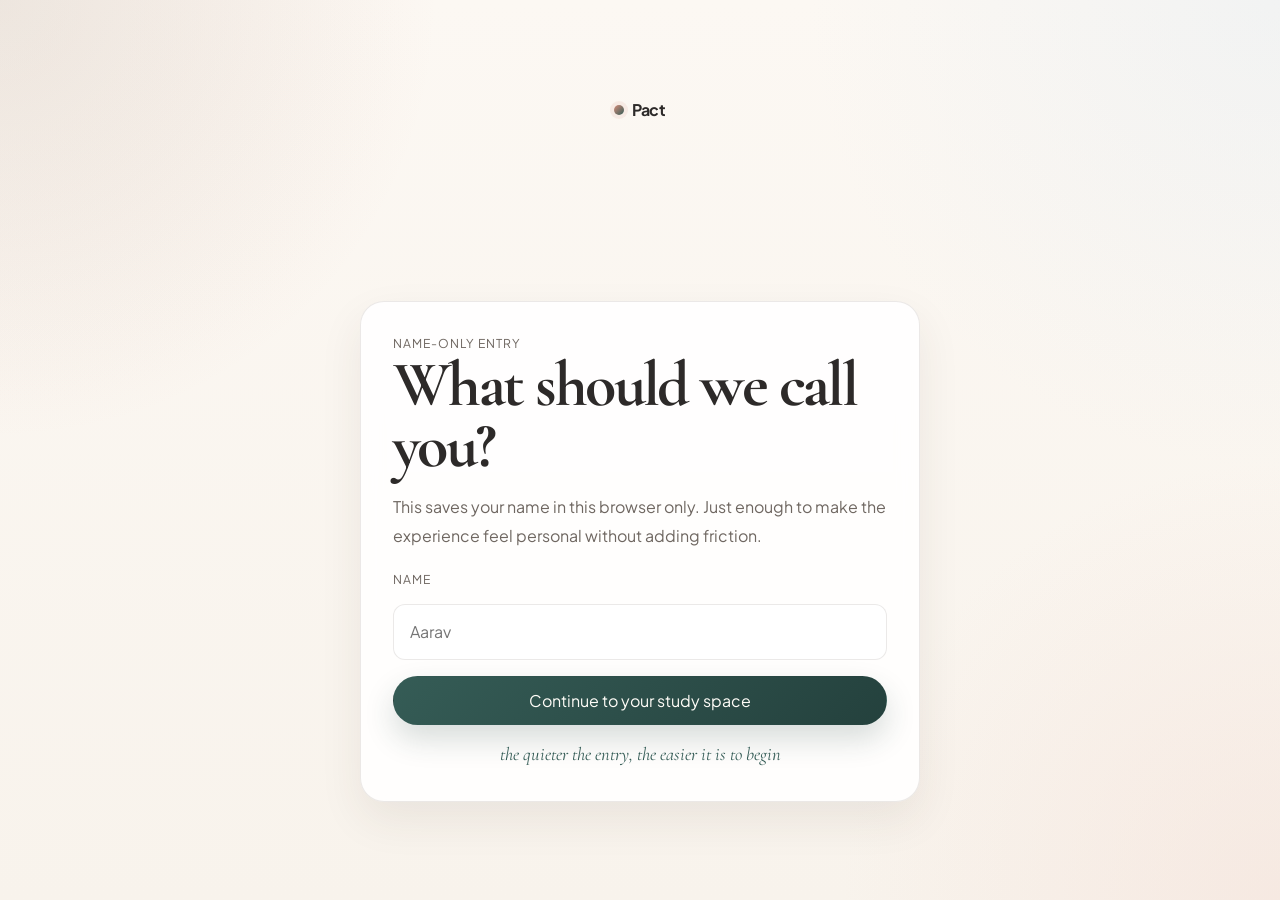
<file: app.html>
<!DOCTYPE html>
<html lang="en">
<head>
  <meta charset="UTF-8">
  <meta http-equiv="refresh" content="0; url=./pact.html#app">
  <title>Redirecting to Pact</title>
  <script>
    window.location.replace("./pact.html#app");
  </script>
</head>
<body></body>
</html>
</file>
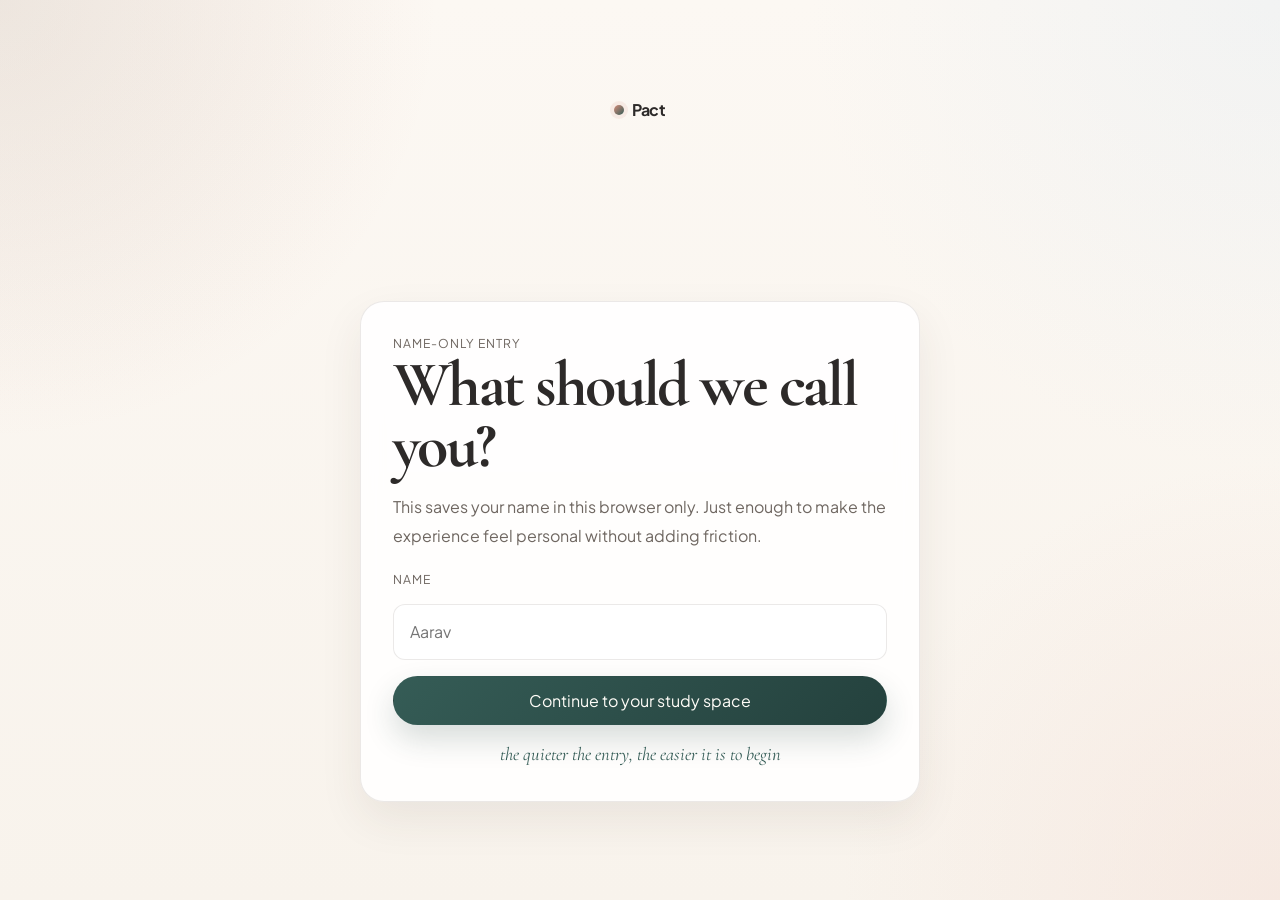
<file: dashboard.html>
<!DOCTYPE html>
<html lang="en">
<head>
  <meta charset="UTF-8">
  <meta http-equiv="refresh" content="0; url=./pact.html#dashboard">
  <title>Redirecting to Pact</title>
  <script>
    window.location.replace("./pact.html#dashboard");
  </script>
</head>
<body></body>
</html>
</file>
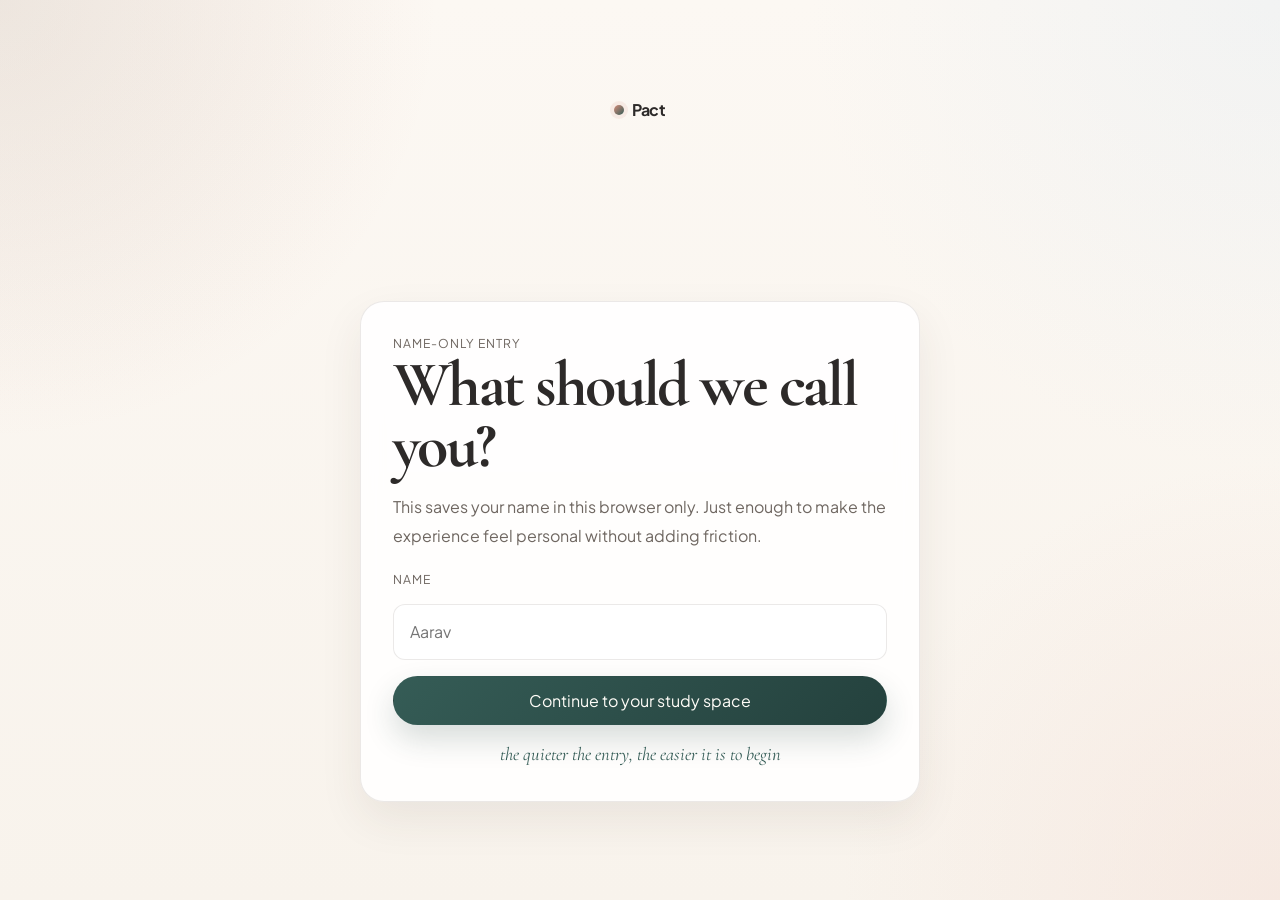
<file: hook.html>
<!DOCTYPE html>
<html lang="en">
<head>
  <meta charset="UTF-8">
  <meta http-equiv="refresh" content="0; url=./pact.html#hook">
  <title>Redirecting to Pact</title>
  <script>
    window.location.replace("./pact.html#hook");
  </script>
</head>
<body></body>
</html>
</file>
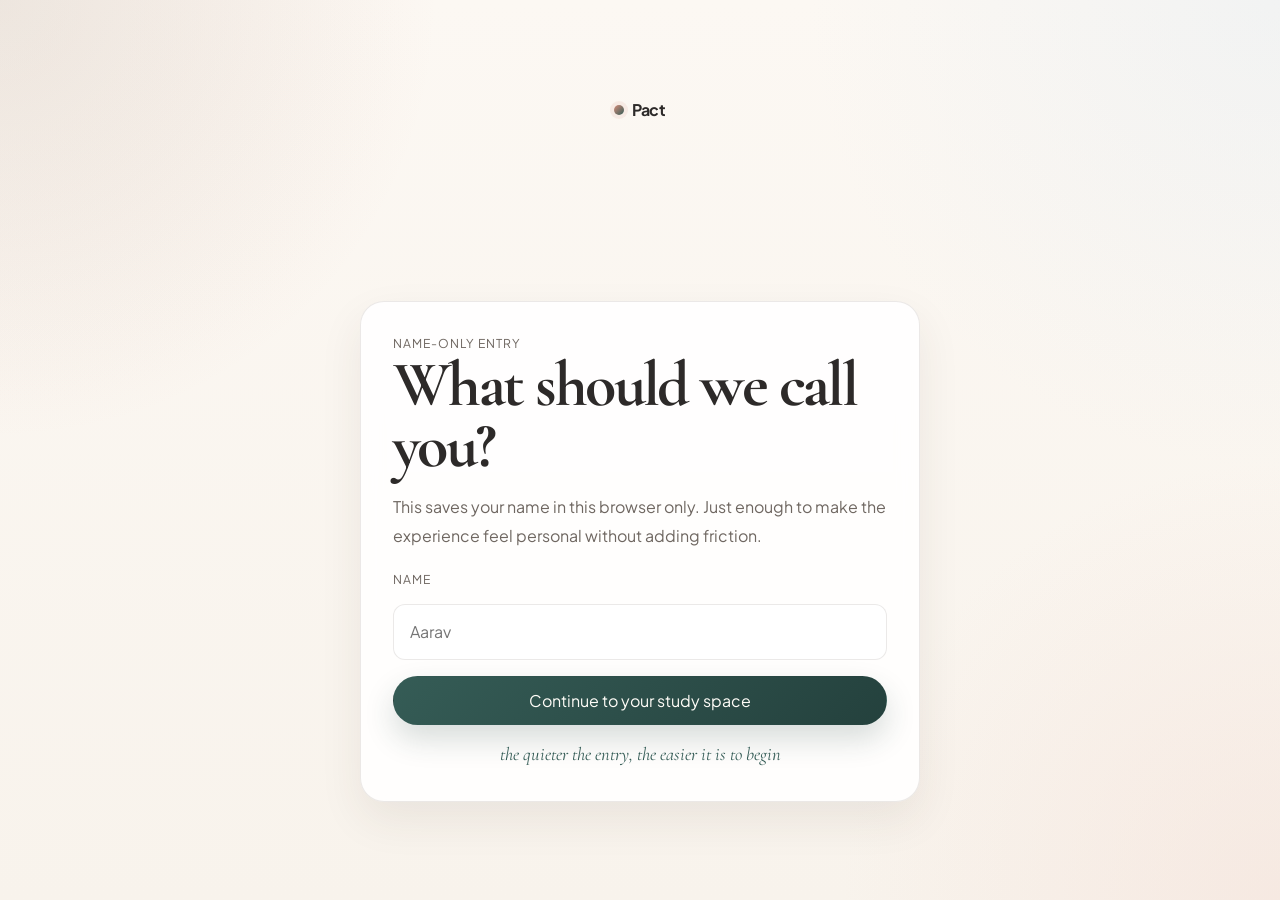
<file: login.html>
<!DOCTYPE html>
<html lang="en">
<head>
  <meta charset="UTF-8">
  <meta http-equiv="refresh" content="0; url=./pact.html#login">
  <title>Redirecting to Pact</title>
  <script>
    window.location.replace("./pact.html#login");
  </script>
</head>
<body></body>
</html>
</file>
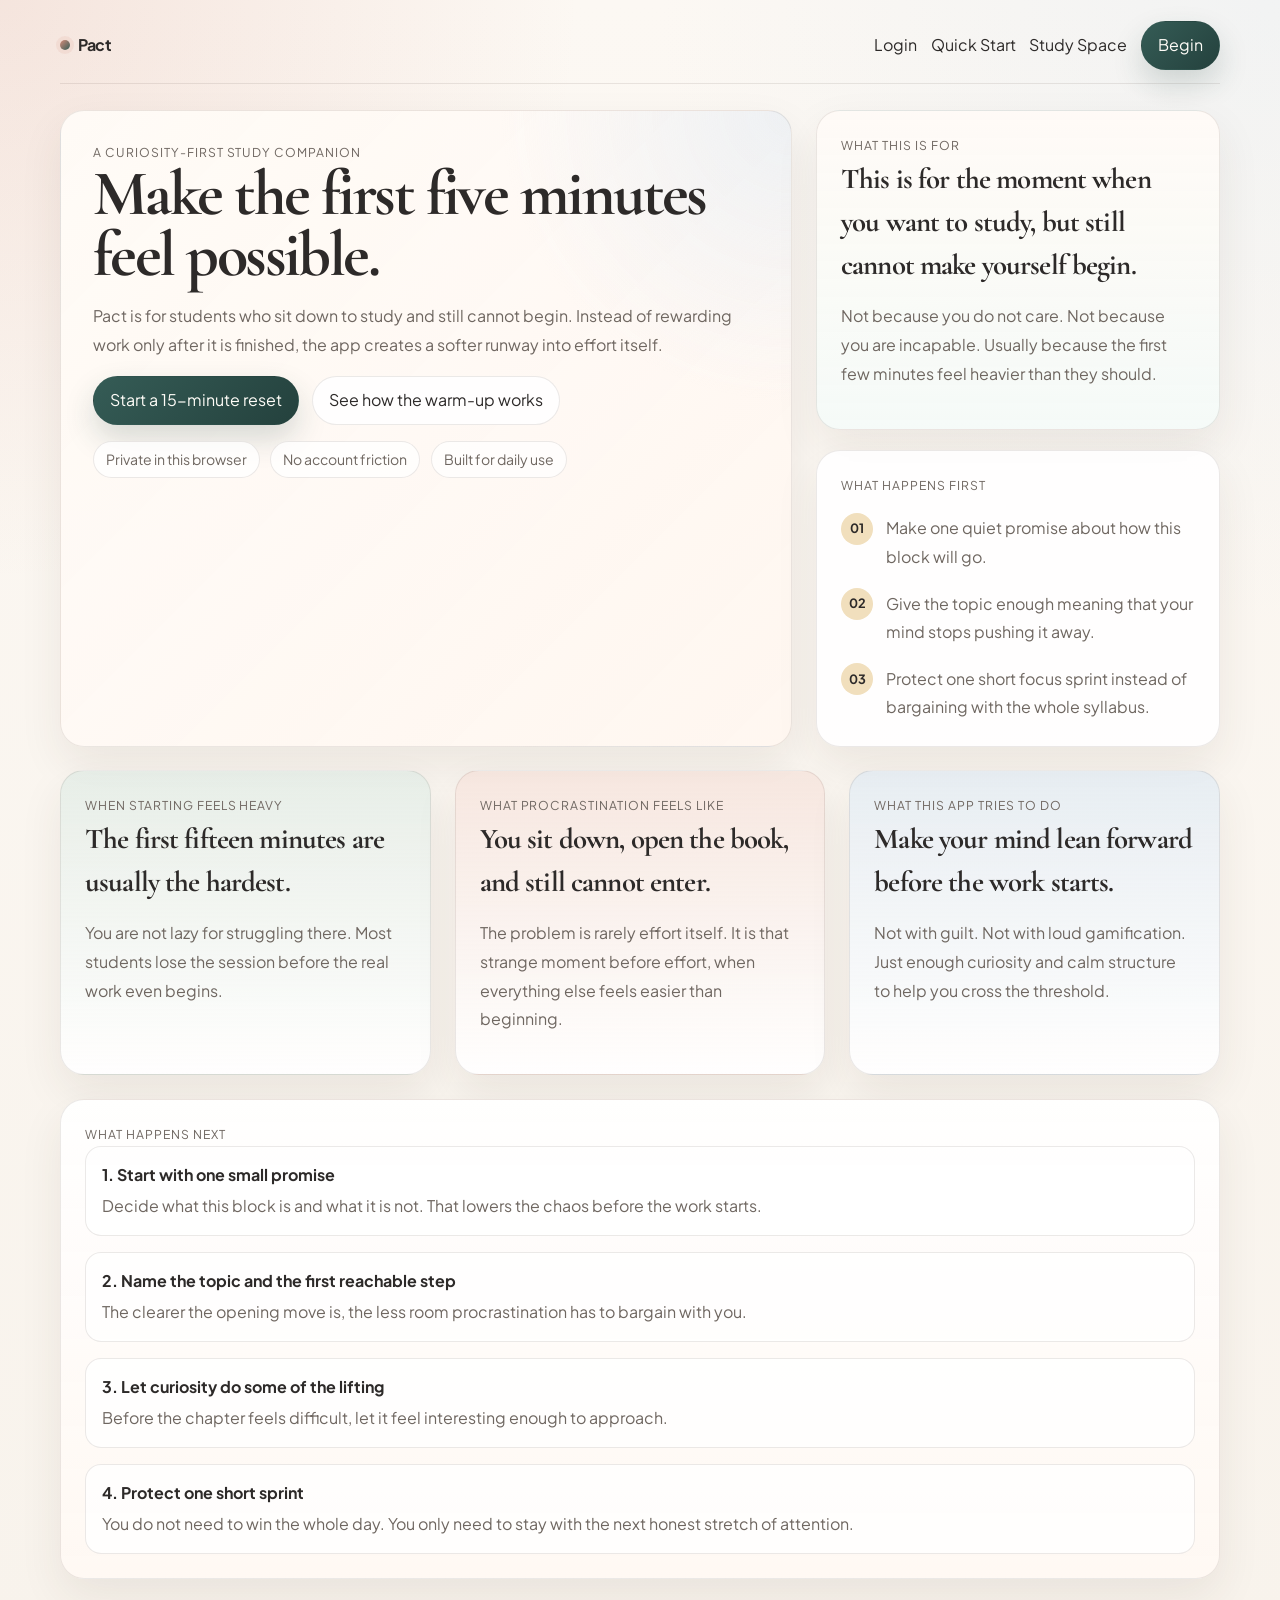
<file: pact.html>
<!DOCTYPE html>
<html lang="en">
<head>
  <meta charset="UTF-8">
  <meta name="viewport" content="width=device-width, initial-scale=1.0">
  <title>Pact — Begin gently</title>
  <meta name="description" content="A curiosity-first student study companion for starting gently and staying with the work.">
  <link rel="preconnect" href="https://fonts.googleapis.com">
  <link rel="preconnect" href="https://fonts.gstatic.com" crossorigin>
  <link href="https://fonts.googleapis.com/css2?family=Cormorant+Garamond:wght@500;600;700&family=Plus+Jakarta+Sans:wght@400;500;600;700&display=swap" rel="stylesheet">
  <link rel="icon" type="image/svg+xml" href="./assets/pact-mark.svg">
  <link rel="stylesheet" href="./styles.css">
</head>
<body>
<!-- ═══════════════════════════════════════════ -->
<!-- PAGE: HOME                                  -->
<!-- ═══════════════════════════════════════════ -->
<div id="page-home" class="page-view">
  <div class="page-shell">
    <header class="site-header">
      <!-- Brand "Pact" → index.html (marketing page) -->
      <a class="brand-mark" href="index.html">Pact</a>
      <nav class="site-nav">
        <a href="login.html">Login</a>
        <a href="reentry.html">Quick Start</a>
        <a href="app.html">Study Space</a>
        <a class="nav-button" id="homePrimaryCta" href="login.html">Begin</a>
      </nav>
    </header>

    <main class="home-hero-grid">
      <section class="hero-card hero-card-warm reveal">
        <p class="panel-kicker">A curiosity-first study companion</p>
        <h1>Make the first five minutes feel possible.</h1>
        <p class="hero-copy">
          Pact is for students who sit down to study and still cannot begin. Instead of rewarding work only after it is finished,
          the app creates a softer runway into effort itself.
        </p>
        <div class="button-row">
          <a class="primary-button" id="homeHeroCta" href="login.html">Start a 15-minute reset</a>
          <a class="secondary-button" href="hook.html">See how the warm-up works</a>
        </div>
        <div class="trust-row">
          <span class="trust-chip">Private in this browser</span>
          <span class="trust-chip">No account friction</span>
          <span class="trust-chip">Built for daily use</span>
        </div>
      </section>

      <aside class="home-side reveal">
        <section class="panel tone-panel">
          <p class="panel-kicker">What this is for</p>
          <h2>This is for the moment when you want to study, but still cannot make yourself begin.</h2>
          <p>Not because you do not care. Not because you are incapable. Usually because the first few minutes feel heavier than they should.</p>
        </section>
        <section class="panel mini-steps">
          <p class="panel-kicker">What happens first</p>
          <div class="step-list">
            <div class="step-item">
              <span>01</span>
              <p>Make one quiet promise about how this block will go.</p>
            </div>
            <div class="step-item">
              <span>02</span>
              <p>Give the topic enough meaning that your mind stops pushing it away.</p>
            </div>
            <div class="step-item">
              <span>03</span>
              <p>Protect one short focus sprint instead of bargaining with the whole syllabus.</p>
            </div>
          </div>
        </section>
      </aside>
    </main>

    <section class="feature-grid reveal">
      <article class="panel feature-panel accent-sage">
        <p class="panel-kicker">When starting feels heavy</p>
        <h2>The first fifteen minutes are usually the hardest.</h2>
        <p>You are not lazy for struggling there. Most students lose the session before the real work even begins.</p>
      </article>
      <article class="panel feature-panel accent-rose">
        <p class="panel-kicker">What procrastination feels like</p>
        <h2>You sit down, open the book, and still cannot enter.</h2>
        <p>The problem is rarely effort itself. It is that strange moment before effort, when everything else feels easier than beginning.</p>
      </article>
      <article class="panel feature-panel accent-sky">
        <p class="panel-kicker">What this app tries to do</p>
        <h2>Make your mind lean forward before the work starts.</h2>
        <p>Not with guilt. Not with loud gamification. Just enough curiosity and calm structure to help you cross the threshold.</p>
      </article>
    </section>

    <section class="panel page-map reveal">
      <p class="panel-kicker">What happens next</p>
      <div class="focus-order">
        <div class="focus-step">
          <strong>1. Start with one small promise</strong>
          <span>Decide what this block is and what it is not. That lowers the chaos before the work starts.</span>
        </div>
        <div class="focus-step">
          <strong>2. Name the topic and the first reachable step</strong>
          <span>The clearer the opening move is, the less room procrastination has to bargain with you.</span>
        </div>
        <div class="focus-step">
          <strong>3. Let curiosity do some of the lifting</strong>
          <span>Before the chapter feels difficult, let it feel interesting enough to approach.</span>
        </div>
        <div class="focus-step">
          <strong>4. Protect one short sprint</strong>
          <span>You do not need to win the whole day. You only need to stay with the next honest stretch of attention.</span>
        </div>
      </div>
    </section>
  </div>
</div>

<!-- ═══════════════════════════════════════════ -->
<!-- PAGE: LOGIN                                 -->
<!-- ═══════════════════════════════════════════ -->
<div id="page-login" class="page-view">
  <main class="auth-layout auth-layout-warm">
    <!-- Brand "Pact" → index.html (marketing page) -->
    <a class="brand-mark centered-mark" href="index.html">Pact</a>
    <section class="auth-card reveal">
      <p class="panel-kicker">Name-only entry</p>
      <h1>What should we call you?</h1>
      <p class="auth-copy">
        This saves your name in this browser only. Just enough to make the experience feel personal without adding friction.
      </p>
      <form id="loginForm" class="auth-form">
        <label class="field-label" for="nameInput">Name</label>
        <input id="nameInput" name="name" type="text" maxlength="30" placeholder="Aarav" autocomplete="name" required>
        <button class="primary-button full-width" type="submit">Continue to your study space</button>
      </form>

      <div id="returningUserCard" class="returning-user" hidden>
        <p class="field-label">Already saved here</p>
        <p id="returningUserText" class="returning-name"></p>
        <div class="button-row narrow">
          <a class="secondary-button" href="reentry.html">Continue</a>
          <button id="resetUserButton" class="ghost-button" type="button">Use a different name</button>
        </div>
      </div>

      <p class="hand-note hand-note-center">the quieter the entry, the easier it is to begin</p>
    </section>
  </main>
</div>

<!-- ═══════════════════════════════════════════ -->
<!-- PAGE: APP (dashboard)                       -->
<!-- ═══════════════════════════════════════════ -->
<div id="page-app" class="page-view">
  <div class="page-shell">
    <header class="site-header">
      <!-- Brand "Pact" → index.html (marketing) | Home → pact.html (app home) -->
      <a class="brand-mark" href="index.html">Pact</a>
      <nav class="site-nav">
        <a href="#home">Home</a>
        <a href="app.html">Study Space</a>
        <a href="planner.html">Planner</a>
        <a href="dashboard.html">Dashboard</a>
        <a href="reentry.html">Quick Start</a>
        <a href="hook.html">Warm-up</a>
        <a href="session.html">Focus Sprint</a>
      </nav>
    </header>

    <main class="dashboard-layout">
      <section class="dashboard-main">
        <div id="appNotice" class="notice-banner" hidden></div>

        <section class="panel intro-panel reveal soft-gradient-card">
          <p class="panel-kicker">Start here</p>
          <h1 id="appGreeting">One clear beginning is enough.</h1>
          <p id="appSubcopy" class="hero-copy">
            Set the pact, choose the topic, pick a short block, and decide the first reachable step. Then the focus sprint takes over.
          </p>
          <div class="button-row">
            <a class="secondary-button" href="reentry.html">Use the 60-second quick start</a>
          </div>
        </section>

        <section class="panel reveal">
          <div class="panel-head">
            <div>
              <p class="panel-kicker">1. Make the block cleaner</p>
              <h2>The Pact</h2>
            </div>
            <span id="supportBadge" class="status-badge">More support</span>
          </div>
          <label class="field-label" for="pactInput">What will make this block easier to protect?</label>
          <textarea id="pactInput" rows="4" placeholder="Phone in another room. No music for the first 15 minutes. One tab only. I begin with the first example before I judge how I feel."></textarea>
          <div class="chip-row">
            <button class="chip suggestion-chip" type="button" data-value="Phone stays out of reach.">Phone away</button>
            <button class="chip suggestion-chip" type="button" data-value="No music during the first focus block.">No music</button>
            <button class="chip suggestion-chip" type="button" data-value="Only one study tab stays open.">One tab only</button>
            <button class="chip suggestion-chip" type="button" data-value="I start with the hardest five minutes first.">Hardest five minutes first</button>
          </div>
        </section>

        <section class="panel reveal">
          <div class="panel-head">
            <div>
              <p class="panel-kicker">2. Choose the target</p>
              <h2>Topic and sprint length</h2>
            </div>
          </div>

          <div class="form-grid">
            <div class="field">
              <label class="field-label" for="subjectSelect">Subject</label>
              <select id="subjectSelect">
                <option value="mathematics">Mathematics</option>
                <option value="physics">Physics</option>
                <option value="chemistry">Chemistry</option>
                <option value="biology">Biology</option>
                <option value="history">History</option>
                <option value="literature">Literature</option>
                <option value="economics">Economics</option>
                <option value="general">General</option>
              </select>
            </div>
            <div class="field field-wide">
              <label class="field-label" for="topicInput">Topic</label>
              <input id="topicInput" type="text" placeholder="Complex Numbers">
            </div>
          </div>

          <div class="duration-panel">
            <div class="duration-copy">
              <p class="field-label">Sprint length</p>
              <p class="helper-text">If starting feels hard today, begin with 15 minutes. You can always do another block after.</p>
            </div>
            <div class="duration-meter">
              <input id="durationRange" type="range" min="15" max="60" step="5" value="25">
              <div class="duration-badge"><span id="durationValue">25</span> min</div>
            </div>
          </div>

          <div class="hook-preview-grid">
            <div id="hookPreviewCard" class="hook-card expanded-hook-card">
              <p class="eyebrow">Why this might be worth opening</p>
              <h3 id="hookPreviewTitle">Give the chapter a reason to matter first.</h3>
              <p id="hookPreviewText">The warm-up turns the topic into something your brain can lean toward before the effort begins.</p>
            </div>
            <div class="preview-actions">
              <a class="secondary-button full-width" id="openHookButton" href="hook.html">Open curiosity warm-up</a>
              <p class="hand-note hand-note-small">interest first, resistance second</p>
            </div>
          </div>
        </section>

        <section class="panel reveal">
          <div class="panel-head">
            <div>
              <p class="panel-kicker">3. Lower the first barrier</p>
              <h2>Pick the first reachable step</h2>
            </div>
          </div>

          <div class="task-entry">
            <input id="taskInput" type="text" placeholder="What's the smallest thing you can start right now?">
            <button id="addTaskButton" class="primary-button" type="button">Add step</button>
          </div>
          <ul id="draftTaskList" class="task-list"></ul>

          <div class="button-row">
            <button id="startSessionButton" class="primary-button" type="button">Start this focus sprint</button>
            <button id="resetDraftButton" class="ghost-button" type="button">Clear setup</button>
          </div>
        </section>
      </section>

      <aside class="app-sidebar">
        <section class="panel reveal">
          <p class="panel-kicker">Quiet record</p>
          <div class="metric-grid">
            <div class="metric-card accent-sage">
              <span class="metric-value" id="streakValue">0</span>
              <span class="metric-label">streak</span>
            </div>
            <div class="metric-card accent-rose">
              <span class="metric-value" id="sessionCountValue">0</span>
              <span class="metric-label">sessions</span>
            </div>
          </div>
          <div class="metric-card xp-card accent-sky">
            <div class="xp-ring">
              <svg viewBox="0 0 120 120" aria-hidden="true">
                <circle class="ring-track" cx="60" cy="60" r="46"></circle>
                <circle id="xpRingProgress" class="ring-progress" cx="60" cy="60" r="46"></circle>
              </svg>
              <div class="xp-ring-center">
                <span class="metric-label">level</span>
                <strong id="levelValue" class="ring-level">1</strong>
              </div>
            </div>
            <div class="xp-copy">
              <p class="panel-kicker">Experience</p>
              <h3 id="xpHeadline">Three focus blocks to level 2.</h3>
              <p id="xpSubcopy" class="sidebar-copy">Each full 25-minute block adds 100 XP. Every 300 XP lifts you one level.</p>
              <div class="xp-meta">
                <span id="xpTotalValue">0 XP</span>
                <span id="xpRingLabel">0 / 300 XP this level</span>
              </div>
            </div>
          </div>
        </section>

        <section class="panel reveal">
          <p class="panel-kicker">Your arc</p>
          <h2 id="supportTitle">More support right now</h2>
          <p id="supportDescription" class="sidebar-copy">
            Early on, the app gives a little more scaffolding because starting cleanly still needs support.
          </p>
          <div id="graduationNote" class="graduation-note">
            Keep showing up. The app gets quieter as your own momentum gets stronger.
          </div>
        </section>

        <section class="panel reveal">
          <p class="panel-kicker">Recent sessions</p>
          <ul id="recentSessionsList" class="session-history"></ul>
        </section>
      </aside>
    </main>
  </div>
</div>

<!-- ═══════════════════════════════════════════ -->
<!-- PAGE: PLANNER                               -->
<!-- ═══════════════════════════════════════════ -->
<div id="page-planner" class="page-view">
  <div class="page-shell">
    <header class="site-header">
      <a class="brand-mark" href="index.html">Pact</a>
      <nav class="site-nav">
        <a href="#home">Home</a>
        <a href="app.html">Study Space</a>
        <a href="planner.html">Planner</a>
        <a href="dashboard.html">Dashboard</a>
        <a href="reentry.html">Quick Start</a>
        <a href="hook.html">Warm-up</a>
        <a href="session.html">Focus Sprint</a>
      </nav>
    </header>

    <main class="planner-layout">
      <section class="planner-main">
        <div id="plannerNotice" class="notice-banner" hidden></div>

        <section class="panel planner-hero reveal">
          <div>
            <p class="panel-kicker">Daily planner</p>
            <h1>Build a day you can actually finish.</h1>
            <p class="hero-copy">
              Give every task a little shape before it becomes a vague pressure in your head.
            </p>
          </div>
          <div class="planner-date-card">
            <label class="field-label" for="plannerDateInput">Plan date</label>
            <input id="plannerDateInput" type="date">
          </div>
        </section>

        <section class="planner-stat-grid reveal">
          <article class="metric-card accent-sage">
            <span class="metric-label">Tasks</span>
            <strong class="planner-stat-value" id="plannerTotalTasks">0</strong>
          </article>
          <article class="metric-card accent-sky">
            <span class="metric-label">Done</span>
            <strong class="planner-stat-value" id="plannerDoneTasks">0</strong>
          </article>
          <article class="metric-card accent-rose">
            <span class="metric-label">Open</span>
            <strong class="planner-stat-value" id="plannerOpenTasks">0</strong>
          </article>
          <article class="metric-card">
            <span class="metric-label">Effort left</span>
            <strong class="planner-stat-value" id="plannerEffortLeft">0</strong>
          </article>
        </section>

        <section class="planner-chart-grid reveal">
          <article class="panel chart-panel">
            <div class="panel-head compact-head">
              <div>
                <p class="panel-kicker">Completion</p>
                <h2>Done versus open</h2>
              </div>
            </div>
            <div class="donut-row">
              <div id="plannerCompletionDonut" class="donut-chart"></div>
              <div id="plannerCompletionLegend" class="chart-legend"></div>
            </div>
          </article>
          <article class="panel chart-panel">
            <div class="panel-head compact-head">
              <div>
                <p class="panel-kicker">Shape of the day</p>
                <h2>Priority mix</h2>
              </div>
            </div>
            <div class="donut-row">
              <div id="plannerPriorityDonut" class="donut-chart"></div>
              <div id="plannerPriorityLegend" class="chart-legend"></div>
            </div>
          </article>
        </section>

        <section class="panel reveal">
          <div class="panel-head">
            <div>
              <p class="panel-kicker">Add task</p>
              <h2>A task with enough metadata to be kind to Future You.</h2>
            </div>
          </div>
          <form id="plannerTaskForm" class="planner-form">
            <div class="field field-wide">
              <label class="field-label" for="plannerTitleInput">Task</label>
              <input id="plannerTitleInput" type="text" maxlength="140" placeholder="Finish physics derivation problems">
            </div>
            <div class="planner-meta-grid">
              <div class="field">
                <label class="field-label" for="plannerSubjectInput">Subject or project</label>
                <input id="plannerSubjectInput" type="text" maxlength="48" placeholder="Physics">
              </div>
              <div class="field">
                <label class="field-label" for="plannerPrioritySelect">Priority</label>
                <select id="plannerPrioritySelect">
                  <option value="urgent">Urgent</option>
                  <option value="important" selected>Important</option>
                  <option value="low">Low</option>
                </select>
              </div>
              <div class="field">
                <label class="field-label" for="plannerEffortSelect">Effort</label>
                <select id="plannerEffortSelect">
                  <option value="1">1 - light</option>
                  <option value="2">2 - steady</option>
                  <option value="3" selected>3 - deep</option>
                  <option value="4">4 - heavy</option>
                  <option value="5">5 - mountain</option>
                </select>
              </div>
              <div class="field">
                <label class="field-label" for="plannerCriteriaInput">Criterion</label>
                <input id="plannerCriteriaInput" type="text" maxlength="40" placeholder="Revision, exam, admin">
              </div>
            </div>
            <div class="field field-wide">
              <label class="field-label" for="plannerNotesInput">Notes</label>
              <textarea id="plannerNotesInput" rows="3" placeholder="What does done look like?"></textarea>
            </div>
            <div class="button-row">
              <button class="primary-button" type="submit">Add to planner</button>
              <button id="plannerClearDoneButton" class="secondary-button" type="button">Clear completed today</button>
            </div>
          </form>
        </section>

        <section class="panel reveal">
          <div class="planner-toolbar">
            <div class="segmented-control" id="plannerFilterGroup" aria-label="Task filter">
              <button class="segment-button active" type="button" data-filter="all">All</button>
              <button class="segment-button" type="button" data-filter="open">Open</button>
              <button class="segment-button" type="button" data-filter="done">Done</button>
            </div>
            <select id="plannerSortSelect" class="compact-select">
              <option value="priority">Sort by priority</option>
              <option value="effort">Sort by effort</option>
              <option value="created">Sort by created</option>
              <option value="criteria">Sort by criterion</option>
            </select>
          </div>
          <div id="plannerTaskList" class="planner-task-list"></div>
        </section>
      </section>

      <aside class="planner-side">
        <section class="panel reveal">
          <p class="panel-kicker">Today</p>
          <h2 id="plannerEncouragementTitle">Name the work clearly.</h2>
          <p id="plannerEncouragementText" class="sidebar-copy">
            A clear task has less room to become dread.
          </p>
        </section>
        <section class="panel reveal">
          <p class="panel-kicker">Quick moves</p>
          <div class="quick-task-row">
            <button class="chip quick-task-chip" type="button" data-template="Review one weak concept">Review weak concept</button>
            <button class="chip quick-task-chip" type="button" data-template="Solve five practice questions">Five practice questions</button>
            <button class="chip quick-task-chip" type="button" data-template="Summarize today's class notes">Summarize notes</button>
          </div>
        </section>
      </aside>
    </main>
  </div>
</div>

<!-- ═══════════════════════════════════════════ -->
<!-- PAGE: DASHBOARD                             -->
<!-- ═══════════════════════════════════════════ -->
<div id="page-dashboard" class="page-view">
  <div class="page-shell">
    <header class="site-header">
      <a class="brand-mark" href="index.html">Pact</a>
      <nav class="site-nav">
        <a href="#home">Home</a>
        <a href="app.html">Study Space</a>
        <a href="planner.html">Planner</a>
        <a href="dashboard.html">Dashboard</a>
        <a href="reentry.html">Quick Start</a>
        <a href="hook.html">Warm-up</a>
        <a href="session.html">Focus Sprint</a>
      </nav>
    </header>

    <main class="dashboard-deep-layout">
      <section class="dashboard-main">
        <section class="panel dashboard-hero reveal">
          <p class="panel-kicker">Dashboard</p>
          <h1 id="dashboardTitle">Your work, made visible.</h1>
          <p id="dashboardSubtitle" class="hero-copy">
            The point is not surveillance. It is evidence that effort is accumulating.
          </p>
        </section>

        <section class="planner-stat-grid reveal">
          <article class="metric-card accent-sage">
            <span class="metric-label">Done today</span>
            <strong class="planner-stat-value" id="dashboardDoneToday">0</strong>
          </article>
          <article class="metric-card accent-sky">
            <span class="metric-label">Focus minutes</span>
            <strong class="planner-stat-value" id="dashboardFocusMinutes">0</strong>
          </article>
          <article class="metric-card accent-rose">
            <span class="metric-label">Sessions</span>
            <strong class="planner-stat-value" id="dashboardSessionCount">0</strong>
          </article>
          <article class="metric-card">
            <span class="metric-label">Completion</span>
            <strong class="planner-stat-value" id="dashboardCompletionRate">0%</strong>
          </article>
        </section>

        <section class="dashboard-chart-grid reveal">
          <article class="panel chart-panel">
            <div class="panel-head compact-head">
              <div>
                <p class="panel-kicker">Tasks</p>
                <h2>Current task state</h2>
              </div>
            </div>
            <div class="donut-row">
              <div id="dashboardTaskDonut" class="donut-chart large-donut"></div>
              <div id="dashboardTaskLegend" class="chart-legend"></div>
            </div>
          </article>
          <article class="panel chart-panel">
            <div class="panel-head compact-head">
              <div>
                <p class="panel-kicker">Energy</p>
                <h2>Effort distribution</h2>
              </div>
            </div>
            <div class="donut-row">
              <div id="dashboardEffortDonut" class="donut-chart large-donut"></div>
              <div id="dashboardEffortLegend" class="chart-legend"></div>
            </div>
          </article>
        </section>

        <section class="panel reveal">
          <div class="panel-head">
            <div>
              <p class="panel-kicker">Last seven days</p>
              <h2>Focus time</h2>
            </div>
          </div>
          <div id="dashboardWeekBars" class="week-bars"></div>
        </section>

        <section class="dashboard-list-grid reveal">
          <article class="panel">
            <p class="panel-kicker">Completed tasks</p>
            <div id="dashboardCompletedTasks" class="dashboard-list"></div>
          </article>
          <article class="panel">
            <p class="panel-kicker">Recent sessions</p>
            <div id="dashboardRecentSessions" class="dashboard-list"></div>
          </article>
        </section>
      </section>

      <aside class="planner-side">
        <section class="panel reveal">
          <p class="panel-kicker">Quiet encouragement</p>
          <h2 id="dashboardEncouragementTitle">Start the evidence pile.</h2>
          <p id="dashboardEncouragementText" class="sidebar-copy">
            One completed task is enough to make the dashboard start speaking back.
          </p>
        </section>
        <section class="panel reveal">
          <p class="panel-kicker">Next move</p>
          <div class="button-row">
            <a class="primary-button" href="planner.html">Plan the next task</a>
            <a class="secondary-button" href="app.html">Open study space</a>
          </div>
        </section>
      </aside>
    </main>
  </div>
</div>

<!-- ═══════════════════════════════════════════ -->
<!-- PAGE: RE-ENTRY (quick start)                -->
<!-- ═══════════════════════════════════════════ -->
<div id="page-reentry" class="page-view">
  <div class="page-shell">
    <header class="site-header">
      <a class="brand-mark" href="index.html">Pact</a>
      <nav class="site-nav">
        <a href="#home">Home</a>
        <a href="app.html">Study Space</a>
        <a href="planner.html">Planner</a>
        <a href="dashboard.html">Dashboard</a>
        <a href="hook.html">Warm-up</a>
        <a href="session.html">Focus Sprint</a>
      </nav>
    </header>

    <main class="reentry-layout">
      <div id="reentryNotice" class="notice-banner" hidden></div>

      <section id="reentryFormPanel" class="panel reentry-hero reveal">
        <p class="panel-kicker">60-second re-entry</p>
        <h1>What is the one thing you have been avoiding opening this week?</h1>
        <p class="hero-copy">
          No pact yet. No timer. Just name the closed door and let curiosity get there before resistance does.
        </p>

        <form id="reentryForm" class="reentry-form">
          <div class="form-grid">
            <div class="field">
              <label class="field-label" for="reentrySubjectSelect">Subject</label>
              <select id="reentrySubjectSelect">
                <option value="mathematics">Mathematics</option>
                <option value="physics">Physics</option>
                <option value="chemistry">Chemistry</option>
                <option value="biology">Biology</option>
                <option value="history">History</option>
                <option value="literature">Literature</option>
                <option value="economics">Economics</option>
                <option value="general">General</option>
              </select>
            </div>
            <div class="field field-wide">
              <label class="field-label" for="reentryTopicInput">Avoided topic</label>
              <input id="reentryTopicInput" type="text" placeholder="Complex Numbers">
            </div>
          </div>
          <button class="primary-button" type="submit">Show me something about it first</button>
        </form>
      </section>

      <section id="reentryMcqPanel" class="panel mcq-flow-panel reveal" hidden></section>

      <section id="reentryAfterPanel" class="panel reentry-after reveal" hidden>
        <p class="panel-kicker">Door opened</p>
        <h2 id="reentryAfterTitle">That is enough to open the door.</h2>
        <p id="reentryAfterCopy" class="hero-copy"></p>
        <div class="button-row">
          <button id="reentryToAppButton" class="primary-button" type="button">Turn this into a focus sprint</button>
          <button id="reentryHookButton" class="secondary-button" type="button">See the full warm-up</button>
          <button id="reentryResetButton" class="ghost-button" type="button">Try another topic</button>
        </div>
      </section>
    </main>
  </div>
</div>

<!-- ═══════════════════════════════════════════ -->
<!-- PAGE: HOOK (curiosity)                      -->
<!-- ═══════════════════════════════════════════ -->
<div id="page-hook" class="page-view">
  <div class="page-shell">
    <header class="site-header">
      <a class="brand-mark" href="index.html">Pact</a>
      <nav class="site-nav">
        <a href="#home">Home</a>
        <a href="app.html">Study Space</a>
        <a href="planner.html">Planner</a>
        <a href="dashboard.html">Dashboard</a>
        <a href="reentry.html">Quick Start</a>
        <a href="session.html">Focus Sprint</a>
      </nav>
    </header>

    <main class="hook-layout">
      <section class="hook-main">
        <div id="hookNotice" class="notice-banner" hidden></div>

        <section id="hookMcqPanel" class="panel mcq-flow-panel reveal" hidden></section>

        <section class="panel hook-hero reveal" data-hook-full>
          <p class="panel-kicker" id="hookTopicLabel">Curiosity warm-up</p>
          <h1 id="hookTitle">Make the chapter feel worth approaching.</h1>
          <p class="hook-short" id="hookShortText">Set a topic in the study space and this page will turn it into a stronger invitation.</p>
          <p class="hero-copy" id="hookLongText">
            The goal here is not to explain the whole chapter. It is to give the brain something intriguing enough to lean toward before the work begins.
          </p>
        </section>

        <section class="hook-info-grid reveal" data-hook-full>
          <article class="panel accent-sage">
            <p class="panel-kicker">What makes this beautiful</p>
            <p id="hookBeautyText">The beautiful part of a topic is usually the moment when scattered facts suddenly become one coherent picture.</p>
          </article>
          <article class="panel accent-sky">
            <p class="panel-kicker">What to watch for today</p>
            <p id="hookLensText">A good study lens tells the student what to look for while reading or solving, so attention stops feeling random.</p>
          </article>
          <article class="panel accent-rose">
            <p class="panel-kicker">Why this pays off</p>
            <p id="hookPayoffText">When effort is attached to meaning, memory usually sticks better and starting the next session gets easier too.</p>
          </article>
        </section>

        <section class="panel reveal" data-hook-full>
          <div class="panel-head">
            <div>
              <p class="panel-kicker">Visual doorway</p>
              <h2 id="hookVisualTitle">A simple visual can make the idea feel graspable.</h2>
            </div>
          </div>
          <div id="hookVisualGraphic" class="visual-stage"></div>
          <p id="hookVisualCaption" class="visual-caption">The visual updates with the chosen topic whenever the app knows how to map it clearly.</p>
        </section>
      </section>

      <aside class="hook-side" data-hook-full>
        <section class="panel reveal">
          <p class="panel-kicker">What you are about to study</p>
          <h2 id="hookTopicName">Nothing chosen yet</h2>
          <p id="hookStateHint" class="sidebar-copy">
            Go to the study space, choose a subject and topic, then return here.
          </p>
          <div class="button-row">
            <a class="secondary-button" href="app.html">Back to study space</a>
            <button id="startFromHookButton" class="primary-button" type="button">Start this focus sprint</button>
          </div>
        </section>

        <section class="panel reveal">
          <p class="panel-kicker">How the session will end</p>
          <p id="hookChallengePreview" class="sidebar-copy">
            The end-of-session retrieval question will appear here once the app knows the topic.
          </p>
          <p class="hand-note hand-note-small">begin with interest, end with proof</p>
        </section>
      </aside>
    </main>
  </div>
</div>

<!-- ═══════════════════════════════════════════ -->
<!-- PAGE: SESSION (focus)                       -->
<!-- ═══════════════════════════════════════════ -->
<div id="page-session" class="page-view">
  <div class="page-shell">
    <header class="site-header">
      <a class="brand-mark" href="index.html">Pact</a>
      <nav class="site-nav">
        <a href="#home">Home</a>
        <a href="app.html">Study Space</a>
        <a href="planner.html">Planner</a>
        <a href="dashboard.html">Dashboard</a>
        <a href="reentry.html">Quick Start</a>
        <a href="hook.html">Warm-up</a>
      </nav>
    </header>

    <main class="session-layout">
      <section class="session-main">
        <div id="sessionNotice" class="notice-banner" hidden></div>

        <section id="sessionEmptyState" class="panel reveal" hidden>
          <p class="panel-kicker">No focus sprint yet</p>
          <h1>Set up the next block first.</h1>
          <p class="hero-copy">
            The focus sprint becomes available once the pact, topic, sprint length, and first steps are ready.
          </p>
          <div class="button-row">
            <a class="primary-button" href="app.html">Set up a focus sprint</a>
            <a class="secondary-button" href="hook.html">Open curiosity warm-up</a>
          </div>
        </section>

        <section id="sessionLivePanel" class="panel reveal" hidden>
          <div class="panel-head">
            <div>
              <p class="panel-kicker" id="sessionSubjectLabel">Focus sprint</p>
              <h1 id="sessionTopicTitle">Current topic</h1>
              <p id="sessionHookReminder" class="hero-copy">
                The warm-up stays here as a quiet anchor while you work.
              </p>
            </div>
            <div class="session-timer-card">
              <div class="timer-dial">
                <svg viewBox="0 0 220 220" aria-hidden="true">
                  <circle class="timer-dial-track" cx="110" cy="110" r="88"></circle>
                  <circle id="sessionDialProgress" class="timer-dial-progress" cx="110" cy="110" r="88"></circle>
                </svg>
                <div class="timer-dial-center">
                  <span class="session-timer-label">remaining</span>
                  <strong id="remainingTimer">25:00</strong>
                  <small id="elapsedTimer">elapsed 00:00</small>
                </div>
              </div>
              <div class="session-progress-meta">
                <span id="sessionDurationText">25 minute block</span>
                <span id="nextCheckInText">Next check-in in 15:00</span>
              </div>
            </div>
          </div>

          <div class="session-overview">
            <div class="overview-item">
              <span class="meta-label">Check-ins</span>
              <strong id="checkInCount">0</strong>
            </div>
            <div class="overview-item">
              <span class="meta-label">What to hold onto</span>
              <strong id="liveSupportLabel">Curiosity hook</strong>
            </div>
            <div class="overview-item">
              <span class="meta-label">Today's pact</span>
              <strong id="sessionPactSummary">-</strong>
            </div>
          </div>

          <div class="hook-card live-hook-card">
            <p id="liveSupportText">When the session starts, the hook and later responses will live here.</p>
          </div>

          <div class="panel subtle-panel">
            <div class="panel-head compact-head">
              <div>
                <p class="panel-kicker">What you can do next</p>
                <h3>Keep the next step reachable</h3>
              </div>
            </div>
            <ul id="liveTaskList" class="task-list compact-list"></ul>
          </div>

          <div id="checkInPrompt" class="checkin-card" hidden>
            <p class="eyebrow">State check-in</p>
            <h3>How is your attention right now?</h3>
            <p class="helper-text">1 is flat and resistant. 10 is absorbed and steady.</p>
            <div id="ratingGrid" class="rating-grid"></div>
          </div>

          <div id="thermostatCard" class="thermostat-card" hidden>
            <p id="thermostatLabel" class="eyebrow">Thermostat response</p>
            <h3 id="thermostatTitle">A small spark</h3>
            <p id="thermostatMessage"></p>
          </div>

          <div class="button-row">
            <button id="manualCheckInButton" class="secondary-button" type="button">Check your state</button>
            <button id="endSessionButton" class="primary-button" type="button">Finish focus sprint</button>
          </div>
        </section>

        <section id="wrapPanel" class="panel reveal" hidden>
          <div class="panel-head">
            <div>
              <p class="panel-kicker">Close the loop</p>
              <h2>Retrieval and reflection</h2>
            </div>
          </div>

          <div class="wrap-question">
            <p class="field-label">Challenge question</p>
            <p id="challengeQuestion" class="challenge-copy"></p>
          </div>

          <label class="field-label" for="answerInput">What can you retrieve now?</label>
          <textarea id="answerInput" rows="5" placeholder="Write the strongest answer you can before revealing the guidance."></textarea>

          <div class="button-row">
            <button id="revealCuesButton" class="secondary-button" type="button">Reveal what a strong answer should touch</button>
          </div>

          <div id="answerCuesCard" class="answer-cues" hidden>
            <p class="eyebrow">Strong answers usually include</p>
            <p id="answerCuesText"></p>
          </div>

          <label class="field-label" for="reflectionInput">What surprised you today?</label>
          <textarea id="reflectionInput" rows="3" placeholder="One sentence is enough."></textarea>

          <div class="button-row">
            <button id="saveSessionButton" class="primary-button" type="button">Save this session</button>
            <a class="ghost-button" href="app.html">Back to study space</a>
          </div>
        </section>
      </section>

      <aside class="session-side">
        <section class="panel reveal">
          <p class="panel-kicker">During the block</p>
          <h2>Stay with the next honest step.</h2>
          <p class="sidebar-copy">
            The focus sprint is intentionally quieter than the study space. The warm-up has already done its job. Now the work gets room.
          </p>
          <p class="hand-note hand-note-small">reward the effort, not just the finish</p>
        </section>
      </aside>
    </main>
  </div>
</div>

<!-- ═══════════════════════════════════════════ -->
<script src="./script.js"></script>
<script src="./ai.js"></script>
</body>
</html>
</file>
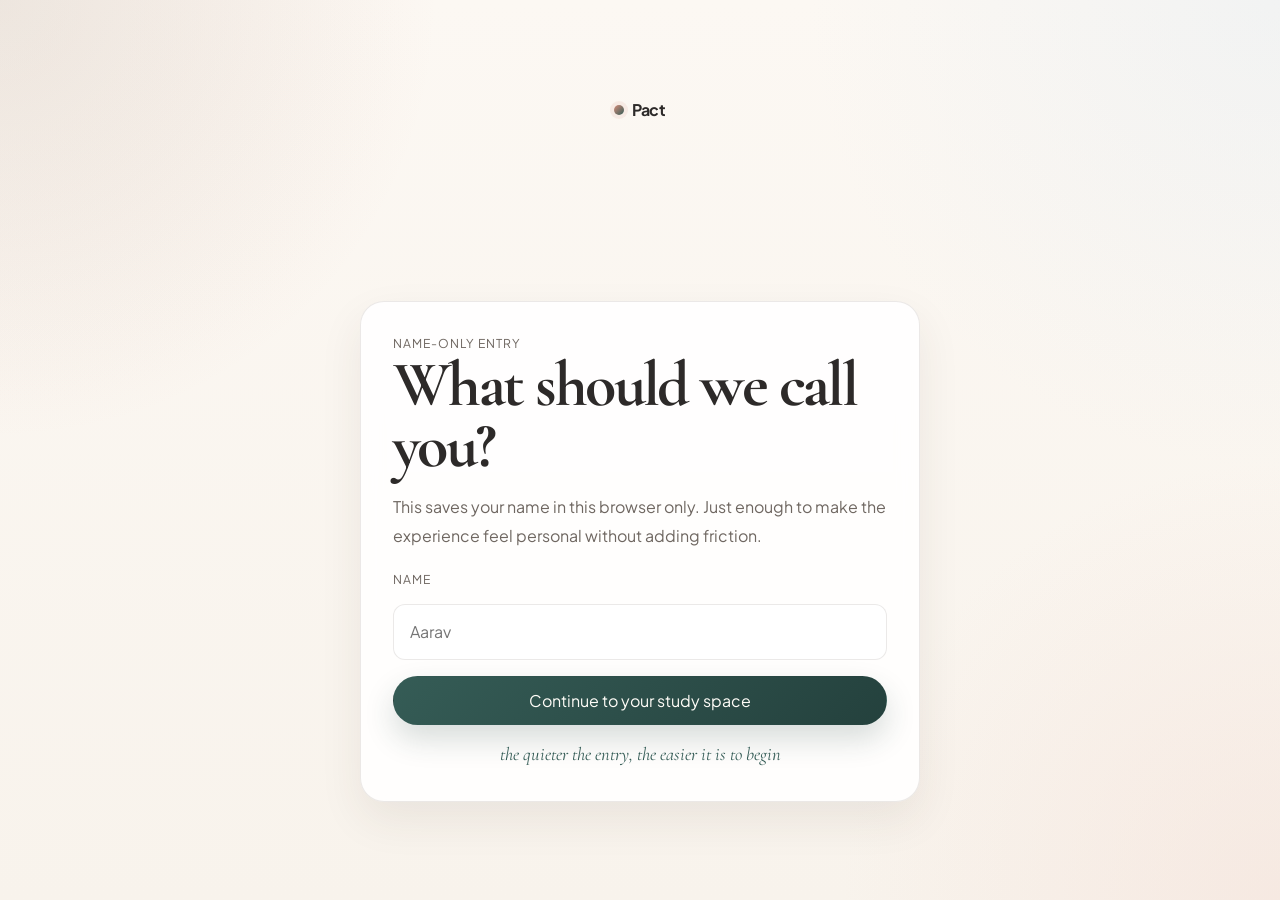
<file: planner.html>
<!DOCTYPE html>
<html lang="en">
<head>
  <meta charset="UTF-8">
  <meta http-equiv="refresh" content="0; url=./pact.html#planner">
  <title>Redirecting to Pact</title>
  <script>
    window.location.replace("./pact.html#planner");
  </script>
</head>
<body></body>
</html>
</file>
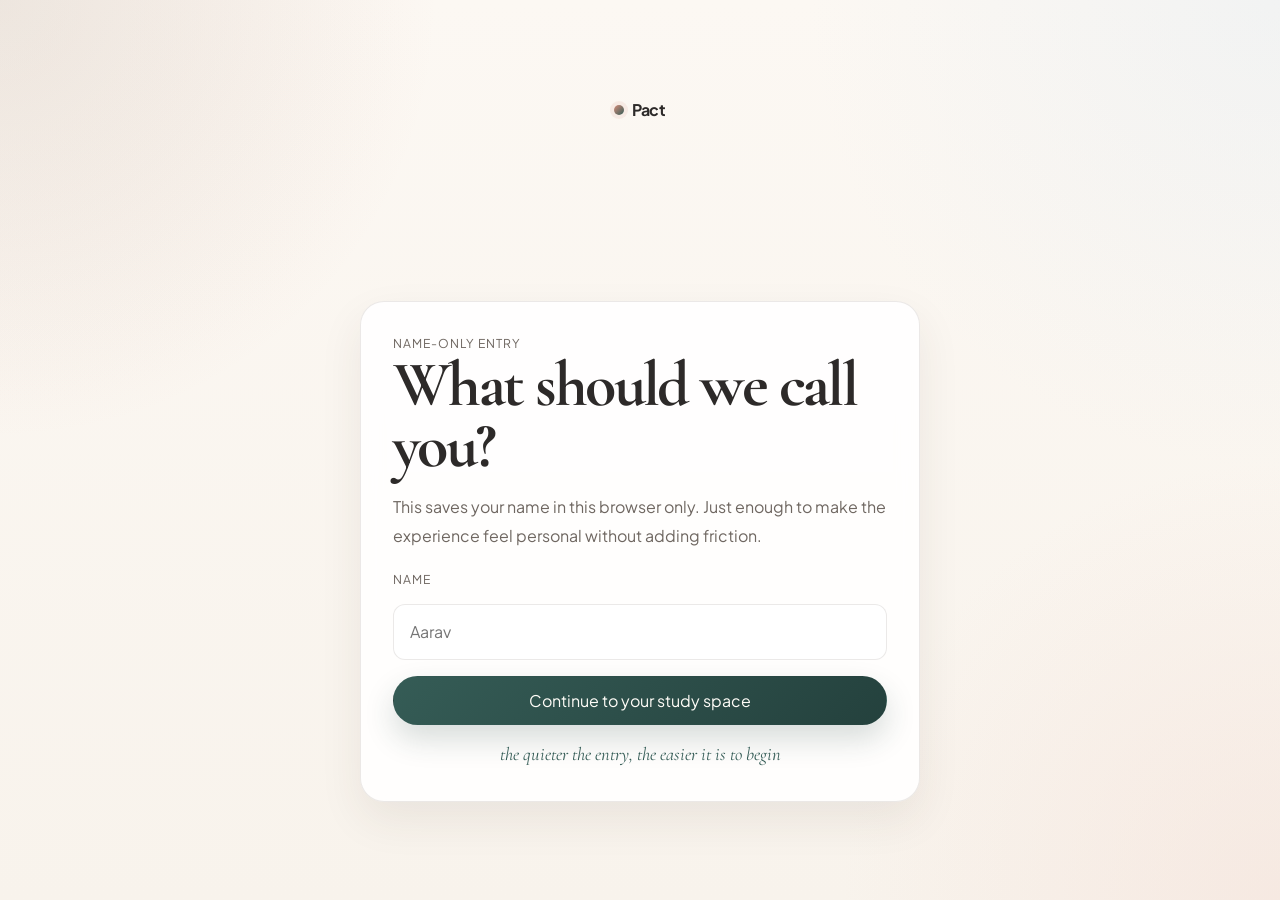
<file: reentry.html>
<!DOCTYPE html>
<html lang="en">
<head>
  <meta charset="UTF-8">
  <meta http-equiv="refresh" content="0; url=./pact.html#reentry">
  <title>Redirecting to Pact</title>
  <script>
    window.location.replace("./pact.html#reentry");
  </script>
</head>
<body></body>
</html>
</file>
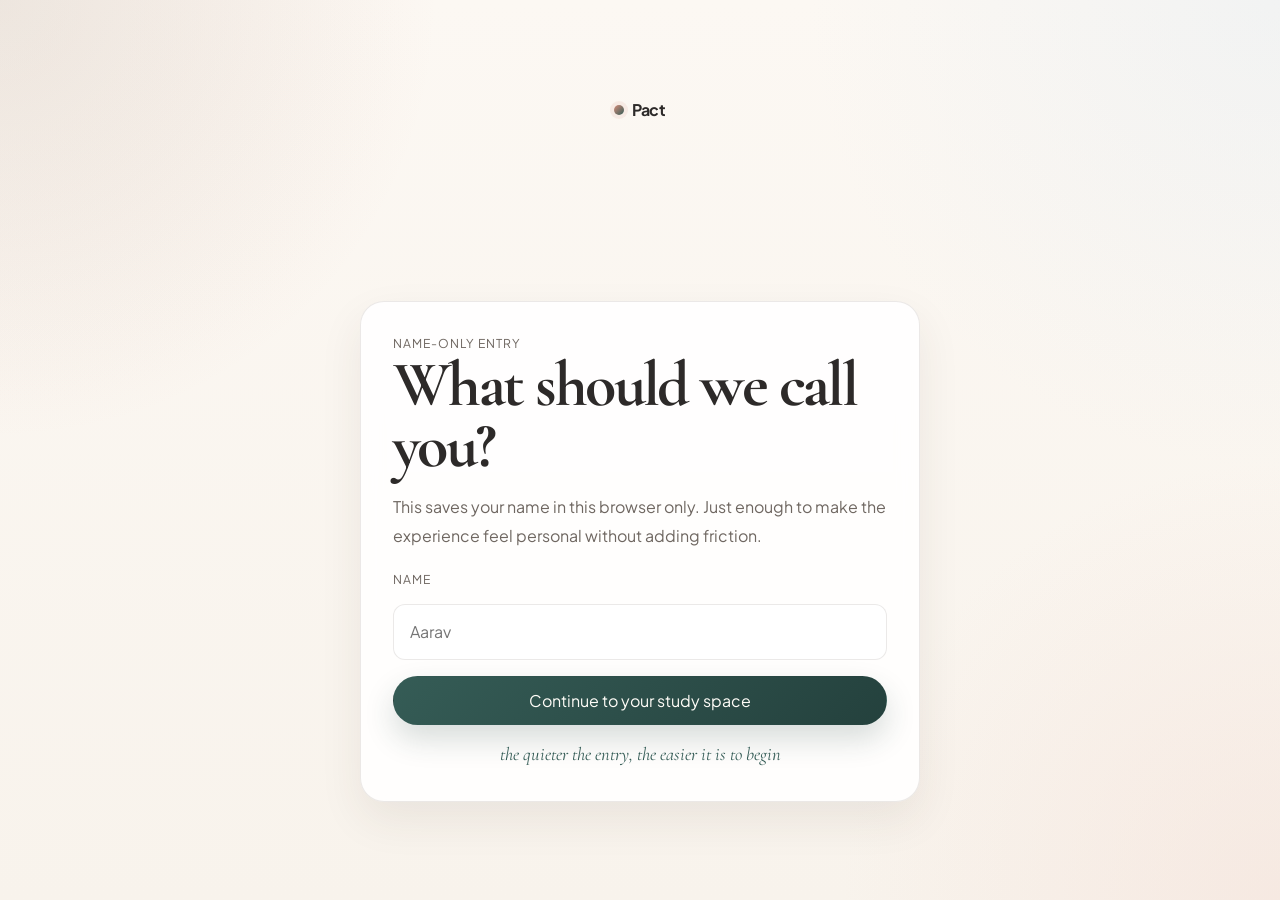
<file: session.html>
<!DOCTYPE html>
<html lang="en">
<head>
  <meta charset="UTF-8">
  <meta http-equiv="refresh" content="0; url=./pact.html#session">
  <title>Redirecting to Pact</title>
  <script>
    window.location.replace("./pact.html#session");
  </script>
</head>
<body></body>
</html>
</file>
<file: styles.css>
﻿/* â”€â”€ styles.css â”€â”€ verbatim â”€â”€â”€â”€â”€â”€â”€â”€â”€â”€â”€â”€â”€â”€â”€â”€â”€â”€â”€â”€ */
:root {
  --space-1: 8px;
  --space-2: 16px;
  --space-3: 24px;
  --space-4: 32px;
  --space-5: 48px;
  --bg: #f8f3ec;
  --surface: rgba(255, 255, 255, 0.88);
  --surface-strong: #ffffff;
  --surface-muted: rgba(255, 250, 246, 0.8);
  --text: #2d2a29;
  --muted: #6f6761;
  --border: rgba(92, 78, 68, 0.12);
  --border-strong: rgba(92, 78, 68, 0.2);
  --accent: #355c56;
  --accent-deep: #24413d;
  --rose: #d58d7b;
  --rose-soft: #f4dfd7;
  --sage: #dce9e2;
  --sky: #dce8f3;
  --amber: #f1dfbd;
  --shadow: 0 18px 44px rgba(62, 51, 43, 0.08);
  --radius-lg: 24px;
  --radius-md: 16px;
  --radius-sm: 12px;
  --font-sans: "Plus Jakarta Sans", "Segoe UI", sans-serif;
  --font-serif: "Cormorant Garamond", Georgia, serif;
  --font-script: "Cormorant Garamond", Georgia, serif;
}

* { box-sizing: border-box; }

html { scroll-behavior: smooth; }

body {
  margin: 0;
  min-height: 100vh;
  color: var(--text);
  font-family: var(--font-sans);
  line-height: 1.5;
  background:
    radial-gradient(circle at top left, rgba(213, 141, 123, 0.18), transparent 28%),
    radial-gradient(circle at top right, rgba(220, 232, 243, 0.32), transparent 30%),
    linear-gradient(180deg, #fcf8f3 0%, var(--bg) 100%);
}

a { color: inherit; text-decoration: none; }

button, input, select, textarea { font: inherit; }
button { cursor: pointer; }

textarea, input, select {
  width: 100%;
  border: 1px solid var(--border);
  border-radius: var(--radius-sm);
  background: rgba(255, 255, 255, 0.86);
  color: var(--text);
  padding: 0.95rem 1rem;
  transition: border-color 180ms ease, box-shadow 180ms ease, transform 180ms ease;
}

textarea:focus, input:focus, select:focus {
  outline: none;
  border-color: rgba(53, 92, 86, 0.4);
  box-shadow: 0 0 0 4px rgba(53, 92, 86, 0.08);
}

textarea { resize: vertical; min-height: 110px; }

input[type="range"] { padding: 0; border: none; background: transparent; box-shadow: none; }

[hidden] { display: none !important; }

.page-shell {
  width: min(1160px, calc(100% - 2rem));
  margin: 0 auto;
  padding: 1.3rem 0 3rem;
}

.site-header {
  display: flex;
  align-items: center;
  justify-content: space-between;
  gap: 1rem;
  margin-bottom: 1.6rem;
  padding-bottom: 0.85rem;
  border-bottom: 1px solid var(--border);
}

.site-nav {
  display: flex;
  align-items: center;
  gap: 0.85rem;
  flex-wrap: wrap;
}

.brand-mark {
  display: inline-flex;
  align-items: center;
  gap: 0.5rem;
  font-weight: 700;
  letter-spacing: -0.02em;
  position: relative;
}

.brand-mark::before {
  content: "";
  width: 10px;
  height: 10px;
  border-radius: 50%;
  background: linear-gradient(135deg, var(--rose) 0%, var(--accent) 100%);
  box-shadow: 0 0 0 4px rgba(213, 141, 123, 0.12);
}

.centered-mark { margin-bottom: 1.3rem; }

.hero-card, .panel, .auth-card {
  border: 1px solid var(--border);
  border-radius: var(--radius-lg);
  background: var(--surface);
  backdrop-filter: blur(10px);
  box-shadow: var(--shadow);
  transition: border-color 180ms ease, box-shadow 180ms ease, transform 180ms ease;
}

.hero-card, .auth-card { padding: var(--space-4); }
.panel { padding: var(--space-3); }

.panel:hover, .hero-card:hover, .auth-card:hover {
  border-color: var(--border-strong);
  box-shadow: 0 22px 54px rgba(62, 51, 43, 0.1);
}

.hero-card h1, .auth-card h1, .intro-panel h1, .hook-hero h1,
#sessionLivePanel h1, #sessionEmptyState h1 {
  margin: 0.2rem 0 1rem;
  font-family: var(--font-serif);
  font-size: clamp(2.6rem, 5vw, 4.6rem);
  font-weight: 700;
  line-height: 0.95;
  letter-spacing: -0.04em;
}

.panel h2, .panel h3 {
  margin: 0;
  font-family: var(--font-serif);
  font-weight: 700;
  letter-spacing: -0.03em;
}

.panel h2 { font-size: 1.8rem; }
.panel h3 { font-size: 1.3rem; }

.hero-copy, .auth-copy, .sidebar-copy, .hook-short, .panel p {
  line-height: 1.8;
  color: var(--muted);
}

.hero-copy { max-width: 60ch; }

.eyebrow, .panel-kicker, .meta-label, .field-label, .metric-label, .helper-text {
  margin: 0;
  font-size: 0.76rem;
  letter-spacing: 0.08em;
  text-transform: uppercase;
  color: var(--muted);
}

.button-row {
  display: flex;
  align-items: center;
  gap: 0.8rem;
  flex-wrap: wrap;
}

.button-row.narrow { justify-content: flex-start; }

.primary-button, .secondary-button, .ghost-button, .nav-button, .chip {
  display: inline-flex;
  align-items: center;
  justify-content: center;
  min-height: 42px;
  padding: 0.72rem 1rem;
  border-radius: 999px;
  border: 1px solid transparent;
  transition: transform 180ms ease, box-shadow 180ms ease, background 180ms ease, border-color 180ms ease;
}

.primary-button, .nav-button {
  background: linear-gradient(135deg, var(--accent) 0%, var(--accent-deep) 100%);
  color: #fffdf8;
  box-shadow: 0 14px 30px rgba(36, 65, 61, 0.18);
}

.secondary-button {
  background: rgba(255, 255, 255, 0.9);
  color: var(--text);
  border-color: var(--border);
}

.ghost-button, .chip {
  background: var(--surface-muted);
  color: var(--text);
  border-color: var(--border);
}

.compact { min-height: 38px; padding-inline: 0.9rem; }
.full-width { width: 100%; }

.primary-button:hover, .secondary-button:hover, .ghost-button:hover, .nav-button:hover, .chip:hover {
  transform: translateY(-1px);
  box-shadow: 0 10px 22px rgba(62, 51, 43, 0.08);
}

.hand-note { margin: 1rem 0 0; font-family: var(--font-script); font-style: italic; font-size: 1.15rem; color: var(--accent); }
.hand-note-center { text-align: center; }
.hand-note-small { font-size: 1.02rem; }

.trust-row {
  display: flex;
  flex-wrap: wrap;
  gap: 0.65rem;
  margin-top: 1rem;
}

.trust-chip {
  display: inline-flex;
  align-items: center;
  min-height: 34px;
  padding: 0.45rem 0.75rem;
  border-radius: 999px;
  border: 1px solid var(--border);
  background: rgba(255, 255, 255, 0.78);
  color: var(--muted);
  font-size: 0.88rem;
}

.home-hero-grid, .dashboard-layout, .hook-layout, .session-layout {
  display: grid;
  gap: var(--space-3);
}

.home-hero-grid {
  grid-template-columns: minmax(0, 1.45fr) minmax(280px, 0.8fr);
  margin-bottom: 1.4rem;
}

.dashboard-layout, .hook-layout, .session-layout {
  grid-template-columns: minmax(0, 1.45fr) minmax(280px, 0.75fr);
}

.home-side, .dashboard-main, .app-sidebar, .hook-main, .hook-side, .session-main, .session-side {
  display: grid;
  gap: 1.25rem;
  align-content: start;
}

.hero-card-warm {
  background:
    radial-gradient(circle at top right, rgba(220, 232, 243, 0.48), transparent 30%),
    linear-gradient(135deg, rgba(255, 251, 247, 0.96), rgba(255, 246, 240, 0.92));
}

.soft-gradient-card {
  background:
    radial-gradient(circle at top right, rgba(220, 232, 243, 0.4), transparent 30%),
    radial-gradient(circle at bottom left, rgba(220, 233, 226, 0.35), transparent 28%),
    rgba(255, 255, 255, 0.9);
}

.tone-panel { background: linear-gradient(180deg, rgba(255, 250, 246, 0.95), rgba(244, 251, 248, 0.88)); }

.mini-steps .step-list { display: grid; gap: var(--space-2); margin-top: var(--space-2); }

.step-item { display: grid; grid-template-columns: auto 1fr; gap: 0.8rem; align-items: start; }

.step-item span {
  display: inline-flex;
  align-items: center;
  justify-content: center;
  width: 2rem;
  height: 2rem;
  border-radius: 50%;
  background: var(--amber);
  font-size: 0.8rem;
  font-weight: 700;
  color: var(--text);
}

.step-item p { margin: 0.1rem 0 0; }

.feature-grid { display: grid; grid-template-columns: repeat(3, minmax(0, 1fr)); gap: var(--space-3); margin-bottom: var(--space-3); }

.feature-panel, .metric-card, .accent-sage, .accent-rose, .accent-sky { position: relative; overflow: hidden; }

.accent-sage { background: linear-gradient(180deg, rgba(220, 233, 226, 0.62), rgba(255, 255, 255, 0.9)); }
.accent-rose { background: linear-gradient(180deg, rgba(244, 223, 215, 0.66), rgba(255, 255, 255, 0.9)); }
.accent-sky  { background: linear-gradient(180deg, rgba(220, 232, 243, 0.62), rgba(255, 255, 255, 0.9)); }

.page-map { background: linear-gradient(180deg, rgba(255, 255, 255, 0.92), rgba(255, 249, 244, 0.88)); }

.map-grid {
  display: grid;
  grid-template-columns: repeat(4, minmax(0, 1fr));
  gap: var(--space-2);
  margin-top: var(--space-2);
}

.map-card {
  padding: 1rem;
  border-radius: var(--radius-md);
  background: rgba(255, 255, 255, 0.74);
  border: 1px solid var(--border);
}

.map-card strong, .map-card span { display: block; }
.map-card span { margin-top: 0.35rem; color: var(--muted); line-height: 1.65; }

.auth-layout { display: grid; place-items: center; min-height: 100vh; padding: 1.2rem; }

.auth-layout-warm {
  background:
    radial-gradient(circle at top left, rgba(220, 233, 226, 0.3), transparent 26%),
    radial-gradient(circle at bottom right, rgba(244, 223, 215, 0.5), transparent 28%);
}

.auth-card { width: min(560px, 100%); }
.auth-form { display: grid; gap: 1rem; margin-top: 1.2rem; }

.returning-user { margin-top: 1.2rem; padding-top: 1rem; border-top: 1px solid var(--border); }
.returning-name { margin: 0.35rem 0 1rem; color: var(--text); font-family: var(--font-serif); font-size: 1.8rem; }

.notice-banner {
  padding: 1rem 1.1rem;
  border: 1px solid rgba(53, 92, 86, 0.18);
  border-radius: var(--radius-md);
  background: rgba(220, 233, 226, 0.72);
  color: var(--text);
  animation: floatIn 220ms ease both;
}

.panel-head {
  display: flex;
  align-items: flex-start;
  justify-content: space-between;
  gap: 1rem;
  margin-bottom: 1rem;
}

.compact-head { margin-bottom: 0.75rem; }

.status-badge {
  display: inline-flex;
  align-items: center;
  padding: 0.5rem 0.78rem;
  border-radius: 999px;
  background: rgba(220, 233, 226, 0.7);
  color: var(--accent);
  border: 1px solid var(--border);
  font-size: 0.8rem;
  font-weight: 600;
}

.chip-row { display: flex; flex-wrap: wrap; gap: 0.65rem; margin-top: 1rem; }
.chip { min-height: 38px; padding: 0.6rem 0.9rem; }

.form-grid { display: grid; grid-template-columns: 220px minmax(0, 1fr); gap: 1rem; }
.field { display: grid; gap: 0.5rem; }

.duration-panel {
  display: grid;
  gap: 0.9rem;
  margin: 1.25rem 0;
  padding: 1rem;
  border-radius: var(--radius-md);
  background: linear-gradient(180deg, rgba(255, 250, 246, 0.9), rgba(244, 251, 248, 0.85));
  border: 1px solid var(--border);
}

.duration-meter { display: grid; grid-template-columns: minmax(0, 1fr) auto; gap: 1rem; align-items: center; }

.duration-badge {
  min-width: 88px;
  padding: 0.8rem 0.95rem;
  border-radius: 999px;
  background: rgba(255, 255, 255, 0.9);
  border: 1px solid var(--border);
  text-align: center;
  font-weight: 700;
}

.duration-badge span { font-size: 1.2rem; }

.hook-preview-grid { display: grid; grid-template-columns: minmax(0, 1fr) 220px; gap: 1rem; align-items: start; }

.hook-card, .thermostat-card, .answer-cues, .graduation-note, .metric-card,
.checkin-card, .subtle-panel, .session-timer-card, .quote-box, .visual-stage {
  border: 1px solid var(--border);
  border-radius: var(--radius-md);
  background: var(--surface-muted);
}

.hook-card, .thermostat-card, .answer-cues, .checkin-card, .subtle-panel, .session-timer-card, .visual-stage {
  padding: 1.1rem;
}

.expanded-hook-card h3 { margin-top: 0.45rem; }
.preview-actions { display: grid; gap: 0.75rem; }

.task-entry { display: grid; grid-template-columns: minmax(0, 1fr) auto; gap: 0.8rem; margin-bottom: 1rem; }

.task-list, .session-history { list-style: none; padding: 0; margin: 0; display: grid; gap: 0.75rem; }

.task-item, .session-entry {
  display: grid;
  gap: 0.45rem;
  padding: 0.95rem 1rem;
  border: 1px solid var(--border);
  border-radius: var(--radius-md);
  background: rgba(255, 255, 255, 0.86);
}

.task-row { display: flex; align-items: center; gap: 0.8rem; }
.task-checkbox { width: 18px; height: 18px; accent-color: var(--accent); }
.task-text { flex: 1; line-height: 1.5; }
.task-text.completed { color: var(--muted); text-decoration: line-through; }
.task-remove { border: none; background: transparent; color: var(--muted); font-size: 0.92rem; padding: 0; }

.metric-grid { display: grid; grid-template-columns: repeat(2, minmax(0, 1fr)); gap: 0.8rem; margin-top: 0.7rem; }
.metric-card { padding: 1rem; display: grid; gap: 0.3rem; }
.metric-value { font-family: var(--font-serif); font-size: 2.4rem; letter-spacing: -0.05em; }
.xp-card {
  margin-top: 0.8rem;
  grid-template-columns: 132px minmax(0, 1fr);
  align-items: center;
  gap: 1rem;
  background: linear-gradient(180deg, rgba(220, 232, 243, 0.72), rgba(255, 255, 255, 0.92));
}

.xp-ring, .timer-dial {
  position: relative;
  display: grid;
  place-items: center;
}

.xp-ring {
  width: 132px;
  aspect-ratio: 1;
}

.xp-ring svg, .timer-dial svg {
  width: 100%;
  height: 100%;
  transform: rotate(-90deg);
}

.ring-track, .ring-progress, .timer-dial-track, .timer-dial-progress {
  fill: none;
  stroke-linecap: round;
}

.ring-track {
  stroke: rgba(53, 92, 86, 0.12);
  stroke-width: 10;
}

.ring-progress {
  stroke: var(--accent);
  stroke-width: 10;
  transition: stroke-dashoffset 220ms ease;
}

.xp-ring-center, .timer-dial-center {
  position: absolute;
  inset: 0;
  display: grid;
  place-content: center;
  text-align: center;
}

.xp-ring-center { gap: 0.18rem; }

.ring-level {
  font-family: var(--font-serif);
  font-size: 2.9rem;
  line-height: 0.9;
  letter-spacing: -0.05em;
}

.xp-copy { display: grid; gap: 0.45rem; }
.xp-copy h3 { margin-top: 0.1rem; }

.xp-meta {
  display: flex;
  flex-wrap: wrap;
  gap: 0.65rem;
  margin-top: 0.15rem;
  color: var(--muted);
  font-size: 0.92rem;
}

.graduation-note { margin-top: 1rem; padding: 1rem; line-height: 1.7; color: var(--muted); }

.session-entry strong { font-size: 1rem; }
.session-entry small  { color: var(--muted); }

.hook-hero .hook-short { margin-top: -0.15rem; color: var(--text); font-size: 1.1rem; }

.hook-info-grid { display: grid; grid-template-columns: repeat(3, minmax(0, 1fr)); gap: 1rem; }

.visual-stage {
  display: grid;
  place-items: center;
  min-height: 320px;
  background:
    radial-gradient(circle at top left, rgba(220, 233, 226, 0.35), transparent 32%),
    rgba(255, 252, 248, 0.9);
}

.visual-stage svg { max-width: 100%; height: auto; }
.visual-caption { margin: 0.85rem 0 0; }

.reentry-layout {
  width: min(880px, 100%);
  margin: 0 auto;
  display: grid;
  gap: var(--space-3);
}

.reentry-hero h1 {
  margin: 0.25rem 0 1rem;
  font-family: var(--font-serif);
  font-size: 3.5rem;
  line-height: 0.98;
  letter-spacing: 0;
}

.reentry-form {
  display: grid;
  gap: 1rem;
  margin-top: 1.35rem;
}

.reentry-after {
  display: grid;
  gap: 0.9rem;
}

.mcq-flow-panel {
  min-height: 430px;
  display: grid;
  align-content: center;
  gap: 1.25rem;
  overflow: hidden;
  background:
    radial-gradient(circle at top right, rgba(220, 232, 243, 0.42), transparent 30%),
    linear-gradient(180deg, rgba(255, 255, 255, 0.94), rgba(255, 249, 244, 0.9));
}

.mcq-progress {
  height: 3px;
  border-radius: 999px;
  background: var(--border);
  overflow: hidden;
}

.mcq-progress span {
  display: block;
  height: 100%;
  border-radius: inherit;
  background: var(--accent);
  transition: width 240ms ease;
}

.mcq-slide-meta {
  display: flex;
  align-items: center;
  gap: 0.65rem;
  color: var(--muted);
  font-size: 0.76rem;
  letter-spacing: 0.08em;
  text-transform: uppercase;
}

.mcq-dots {
  display: inline-flex;
  gap: 0.35rem;
}

.mcq-dots span {
  width: 7px;
  height: 7px;
  border-radius: 50%;
  background: var(--border-strong);
}

.mcq-dots span.active { background: var(--text); }
.mcq-dots span.done { background: var(--accent); }

.mcq-copy-block {
  display: grid;
  gap: 1rem;
  animation: floatIn 260ms ease both;
}

.mcq-question-text,
.mcq-correction-title {
  max-width: 18ch;
  margin: 0;
  font-family: var(--font-serif);
  font-size: 3.25rem;
  line-height: 0.98;
  letter-spacing: 0;
}

.mcq-question-repeat {
  margin: 0;
  font-family: var(--font-serif);
  font-size: 2rem;
  line-height: 1.15;
  letter-spacing: 0;
}

.mcq-choice-list {
  display: grid;
  gap: 0.75rem;
}

.mcq-choice {
  width: 100%;
  display: grid;
  grid-template-columns: auto minmax(0, 1fr);
  align-items: center;
  gap: 0.85rem;
  padding: 0.95rem 1rem;
  border: 1px solid var(--border);
  border-radius: var(--radius-md);
  background: rgba(255, 255, 255, 0.92);
  color: var(--text);
  text-align: left;
  transition: background 160ms ease, border-color 160ms ease, transform 160ms ease;
}

.mcq-choice:hover:not(:disabled) {
  border-color: var(--border-strong);
  transform: translateY(-1px);
}

.mcq-letter {
  width: 30px;
  height: 30px;
  border-radius: 50%;
  display: grid;
  place-items: center;
  border: 1px solid var(--border);
  background: var(--surface-muted);
  font-weight: 700;
  font-size: 0.78rem;
}

.mcq-choice.is-correct {
  border-color: rgba(53, 92, 86, 0.34);
  background: rgba(220, 233, 226, 0.7);
}

.mcq-choice.is-correct .mcq-letter {
  background: var(--accent);
  color: #fffdf8;
}

.mcq-choice.is-wrong {
  border-color: rgba(185, 60, 60, 0.28);
  background: rgba(253, 235, 235, 0.82);
}

.mcq-choice.is-wrong .mcq-letter {
  background: #b93c3c;
  color: #fffdf8;
}

.mcq-choice:disabled { cursor: default; }

.mcq-feedback-card {
  padding: 1rem;
  border-radius: var(--radius-md);
  border: 1px solid var(--border);
  background: var(--surface-muted);
}

.mcq-feedback-card p { margin: 0; }
.mcq-feedback-card p + p { margin-top: 0.45rem; }
.mcq-feedback-card.is-correct { background: rgba(220, 233, 226, 0.72); }
.mcq-feedback-card.is-wrong { background: rgba(253, 235, 235, 0.78); }

.mcq-correct-line {
  color: var(--text);
  font-weight: 600;
}

.mcq-correction-copy {
  max-width: 64ch;
  margin: 0;
  padding-left: 1rem;
  border-left: 2px solid var(--border-strong);
  color: var(--muted);
  line-height: 1.85;
}

.planner-layout,
.dashboard-deep-layout {
  display: grid;
  grid-template-columns: minmax(0, 1.45fr) minmax(280px, 0.75fr);
  gap: var(--space-3);
}

.planner-main,
.planner-side,
.dashboard-main {
  display: grid;
  gap: 1.25rem;
  align-content: start;
}

.planner-hero,
.dashboard-hero {
  display: flex;
  justify-content: space-between;
  align-items: flex-start;
  gap: var(--space-3);
  background:
    radial-gradient(circle at top right, rgba(220, 232, 243, 0.36), transparent 30%),
    rgba(255, 255, 255, 0.9);
}

.planner-hero h1,
.dashboard-hero h1 {
  margin: 0.2rem 0 1rem;
  font-family: var(--font-serif);
  font-size: 3.4rem;
  line-height: 1;
  letter-spacing: 0;
}

.planner-date-card {
  min-width: 190px;
  display: grid;
  gap: 0.5rem;
  padding: 1rem;
  border: 1px solid var(--border);
  border-radius: var(--radius-md);
  background: var(--surface-muted);
}

.planner-stat-grid {
  display: grid;
  grid-template-columns: repeat(4, minmax(0, 1fr));
  gap: 0.85rem;
}

.planner-stat-value {
  display: block;
  font-family: var(--font-serif);
  font-size: 2.9rem;
  line-height: 0.95;
  letter-spacing: 0;
}

.planner-chart-grid,
.dashboard-chart-grid,
.dashboard-list-grid {
  display: grid;
  grid-template-columns: repeat(2, minmax(0, 1fr));
  gap: 1rem;
}

.chart-panel {
  display: grid;
  gap: 1rem;
}

.donut-row {
  display: grid;
  grid-template-columns: auto minmax(0, 1fr);
  align-items: center;
  gap: 1rem;
}

.donut-chart {
  position: relative;
  width: 128px;
  aspect-ratio: 1;
  border-radius: 50%;
  background: conic-gradient(var(--border) 0 100%);
  box-shadow: inset 0 0 0 1px var(--border);
}

.large-donut { width: 150px; }

.donut-chart::after {
  content: "";
  position: absolute;
  inset: 24px;
  border-radius: 50%;
  background: var(--surface-strong);
  border: 1px solid var(--border);
}

.donut-chart span {
  position: absolute;
  inset: 0;
  display: grid;
  place-items: center;
  z-index: 1;
  font-family: var(--font-serif);
  font-size: 2rem;
  font-weight: 700;
}

.chart-legend {
  display: grid;
  gap: 0.55rem;
}

.legend-item {
  display: grid;
  grid-template-columns: auto minmax(0, 1fr) auto;
  gap: 0.55rem;
  align-items: center;
  color: var(--muted);
  font-size: 0.9rem;
}

.legend-item i {
  width: 10px;
  height: 10px;
  border-radius: 50%;
}

.legend-item strong {
  color: var(--text);
}

.planner-form {
  display: grid;
  gap: 1rem;
}

.planner-meta-grid {
  display: grid;
  grid-template-columns: repeat(4, minmax(0, 1fr));
  gap: 1rem;
}

.planner-toolbar {
  display: flex;
  justify-content: space-between;
  align-items: center;
  gap: 1rem;
  margin-bottom: 1rem;
  flex-wrap: wrap;
}

.segmented-control {
  display: inline-flex;
  padding: 0.25rem;
  border-radius: 999px;
  background: var(--surface-muted);
  border: 1px solid var(--border);
}

.segment-button {
  min-height: 34px;
  border: none;
  border-radius: 999px;
  padding: 0.45rem 0.8rem;
  color: var(--muted);
  background: transparent;
}

.segment-button.active {
  background: var(--surface-strong);
  color: var(--text);
  box-shadow: 0 6px 16px rgba(62, 51, 43, 0.08);
}

.compact-select {
  width: auto;
  min-height: 42px;
  padding: 0.7rem 0.9rem;
}

.planner-task-list {
  display: grid;
  gap: 0.8rem;
}

.planner-task-card {
  display: grid;
  grid-template-columns: auto minmax(0, 1fr);
  gap: 0.95rem;
  padding: 1rem;
  border: 1px solid var(--border);
  border-radius: var(--radius-md);
  background: rgba(255, 255, 255, 0.88);
}

.planner-task-card.priority-urgent { border-left: 4px solid var(--rose); }
.planner-task-card.priority-important { border-left: 4px solid var(--accent); }
.planner-task-card.priority-low { border-left: 4px solid var(--amber); }
.planner-task-card.completed { opacity: 0.68; }

.task-status-button {
  min-width: 58px;
  height: 34px;
  border-radius: 999px;
  border: 1px solid var(--border);
  background: var(--surface-muted);
  color: var(--muted);
  font-size: 0.78rem;
  font-weight: 700;
}

.planner-task-card.completed .task-status-button {
  background: var(--sage);
  color: var(--accent);
}

.planner-task-body {
  display: grid;
  gap: 0.7rem;
}

.planner-task-title-row {
  display: flex;
  justify-content: space-between;
  gap: 0.8rem;
  align-items: flex-start;
}

.planner-task-title-row h3 {
  margin: 0;
  font-family: var(--font-serif);
  font-size: 1.35rem;
  line-height: 1.15;
  letter-spacing: 0;
}

.planner-task-card.completed h3 {
  color: var(--muted);
  text-decoration: line-through;
}

.planner-priority-pill {
  flex-shrink: 0;
  padding: 0.32rem 0.62rem;
  border-radius: 999px;
  background: var(--surface-muted);
  border: 1px solid var(--border);
  color: var(--muted);
  font-size: 0.78rem;
}

.planner-task-meta {
  display: flex;
  gap: 0.55rem;
  flex-wrap: wrap;
  color: var(--muted);
  font-size: 0.88rem;
}

.planner-task-meta span {
  padding: 0.25rem 0.5rem;
  border-radius: 999px;
  background: var(--surface-muted);
  border: 1px solid var(--border);
}

.planner-task-notes {
  margin: 0;
  color: var(--muted);
  line-height: 1.65;
}

.planner-task-controls {
  display: grid;
  grid-template-columns: 130px 130px minmax(120px, 1fr) auto auto;
  gap: 0.55rem;
  align-items: center;
}

.planner-task-controls select,
.planner-task-controls input {
  min-height: 38px;
  padding: 0.55rem 0.7rem;
}

.task-delete-button {
  border: none;
  background: transparent;
  color: var(--muted);
  padding: 0.4rem;
}

.task-delete-button:hover {
  color: var(--rose);
}

.planner-empty-state {
  padding: 1rem;
  border: 1px dashed var(--border-strong);
  border-radius: var(--radius-md);
  color: var(--muted);
  background: var(--surface-muted);
}

.quick-task-row {
  display: flex;
  flex-wrap: wrap;
  gap: 0.65rem;
  margin-top: 1rem;
}

.week-bars {
  display: grid;
  grid-template-columns: repeat(7, minmax(0, 1fr));
  gap: 0.8rem;
  align-items: end;
}

.week-bar-item {
  display: grid;
  gap: 0.35rem;
  justify-items: center;
  color: var(--muted);
  font-size: 0.78rem;
}

.week-bar-track {
  width: 100%;
  min-height: 130px;
  display: flex;
  align-items: end;
  justify-content: center;
  padding: 0.35rem;
  border-radius: var(--radius-md);
  background: var(--surface-muted);
  border: 1px solid var(--border);
}

.week-bar-track span {
  width: min(28px, 70%);
  border-radius: 999px;
  background: linear-gradient(180deg, var(--accent), var(--rose));
}

.dashboard-list {
  display: grid;
  gap: 0.75rem;
  margin-top: 1rem;
}

.dashboard-list-item {
  display: grid;
  gap: 0.25rem;
  padding: 0.9rem 1rem;
  border: 1px solid var(--border);
  border-radius: var(--radius-md);
  background: rgba(255, 255, 255, 0.86);
}

.dashboard-list-item small {
  color: var(--muted);
}

.session-timer-card {
  min-width: 240px;
  display: grid;
  justify-items: center;
  gap: 0.9rem;
  text-align: center;
  background: linear-gradient(180deg, rgba(220, 232, 243, 0.52), rgba(255, 255, 255, 0.9));
}

.timer-dial {
  width: min(220px, 100%);
  aspect-ratio: 1;
}

.timer-dial-track {
  stroke: rgba(53, 92, 86, 0.12);
  stroke-width: 12;
}

.timer-dial-progress {
  stroke: var(--rose);
  stroke-width: 12;
  transition: stroke-dashoffset 600ms linear;
}

.timer-dial-center {
  padding: 2rem;
  gap: 0.3rem;
}

.session-timer-label { display: block; font-size: 0.72rem; text-transform: uppercase; letter-spacing: 0.08em; color: var(--muted); }

.session-timer-card strong { display: block; margin-top: 0.15rem; font-family: var(--font-serif); font-size: 3rem; line-height: 0.9; }
.session-timer-card small  { display: block; color: var(--muted); }

.session-progress-meta {
  display: grid;
  gap: 0.35rem;
  justify-items: center;
  color: var(--muted);
  font-size: 0.92rem;
}

.session-overview { display: grid; grid-template-columns: repeat(3, minmax(0, 1fr)); gap: 0.8rem; margin-bottom: 1rem; }

.overview-item {
  padding: 0.95rem 1rem;
  border: 1px solid var(--border);
  border-radius: var(--radius-md);
  background: rgba(255, 255, 255, 0.85);
}

.overview-item strong { display: block; margin-top: 0.45rem; font-size: 1rem; }

.compact-list .task-item { padding: 0.82rem 0.9rem; }

.rating-grid { display: grid; grid-template-columns: repeat(5, minmax(0, 1fr)); gap: 0.6rem; margin-top: 1rem; }

.rating-button {
  min-height: 54px;
  border: 1px solid var(--border);
  border-radius: 16px;
  background: rgba(255, 255, 255, 0.9);
  font-weight: 700;
  color: var(--text);
}

.rating-button:hover { background: var(--sage); transform: translateY(-1px); }

.focus-order {
  display: grid;
  gap: var(--space-2);
}

.focus-step {
  padding: 1rem;
  border-radius: var(--radius-md);
  border: 1px solid var(--border);
  background: rgba(255, 255, 255, 0.74);
}

.focus-step strong,
.focus-step span {
  display: block;
}

.focus-step span {
  margin-top: 0.35rem;
  color: var(--muted);
  line-height: 1.65;
}

.wrap-question { margin-bottom: 1rem; }
.challenge-copy { margin: 0.45rem 0 0; font-size: 1.08rem; line-height: 1.7; color: var(--text); }

.helper-text { text-transform: none; letter-spacing: 0; }

.reveal { animation: floatIn 380ms ease both; }

@keyframes floatIn {
  from { opacity: 0; transform: translateY(16px); }
  to   { opacity: 1; transform: translateY(0); }
}

/* â”€â”€ SPA router â”€â”€â”€â”€â”€â”€â”€â”€â”€â”€â”€â”€â”€â”€â”€â”€â”€â”€â”€â”€â”€â”€â”€â”€â”€â”€â”€â”€â”€â”€â”€ */
.page-view { display: none; }
.page-view.active { display: block; }

/* â”€â”€ Responsive â”€â”€â”€â”€â”€â”€â”€â”€â”€â”€â”€â”€â”€â”€â”€â”€â”€â”€â”€â”€â”€â”€â”€â”€â”€â”€â”€â”€â”€â”€â”€ */
@media (max-width: 980px) {
  .home-hero-grid, .dashboard-layout, .hook-layout, .session-layout,
  .planner-layout, .dashboard-deep-layout,
  .feature-grid, .hook-info-grid, .map-grid, .form-grid,
  .hook-preview-grid, .task-entry, .session-overview,
  .planner-stat-grid, .planner-chart-grid, .dashboard-chart-grid,
  .dashboard-list-grid, .planner-meta-grid {
    grid-template-columns: 1fr;
  }

  .xp-card { grid-template-columns: 1fr; justify-items: center; text-align: center; }
  .xp-meta { justify-content: center; }
  .session-timer-card { min-width: 0; width: 100%; }
}

@media (max-width: 720px) {
  .page-shell { width: min(100% - 1rem, 100%); padding-top: 1rem; }
  .site-header { flex-direction: column; align-items: flex-start; }
  .hero-card, .auth-card { padding: 1.4rem; }
  .panel { padding: 1.05rem; }

  .hero-card h1, .auth-card h1, .intro-panel h1, .hook-hero h1,
  #sessionLivePanel h1, #sessionEmptyState h1 {
    font-size: clamp(2.1rem, 10vw, 3.1rem);
  }

  .rating-grid { grid-template-columns: repeat(2, minmax(0, 1fr)); }
  .metric-grid { grid-template-columns: 1fr; }
  .planner-hero,
  .dashboard-hero,
  .donut-row,
  .planner-task-card {
    grid-template-columns: 1fr;
  }
  .planner-hero,
  .dashboard-hero {
    display: grid;
  }
  .planner-hero h1,
  .dashboard-hero h1 {
    font-size: 2.35rem;
    line-height: 1.05;
  }
  .planner-task-controls {
    grid-template-columns: 1fr;
  }
  .week-bars { gap: 0.45rem; }
  .week-bar-track { min-height: 90px; }
  .reentry-hero h1,
  .mcq-question-text,
  .mcq-correction-title {
    font-size: 2.45rem;
    line-height: 1.04;
  }
  .mcq-question-repeat { font-size: 1.5rem; }
  .mcq-flow-panel { min-height: 360px; }
}
/* Page transitions */
.page-view {
  display: none;
}
.page-view.active {
  display: block;
  animation: pageFadeIn 0.2s ease forwards;
}
.page-view.page-leaving {
  display: block;
  animation: pageFadeOut 0.16s ease forwards;
  pointer-events: none;
}

@keyframes pageFadeIn {
  from { opacity: 0; }
  to   { opacity: 1; }
}
@keyframes pageFadeOut {
  from { opacity: 1; }
  to   { opacity: 0; }
}

/* Active nav indicator */
.site-nav a.nav-active {
  opacity: 1;
  font-weight: 600;
  border-bottom: 1px solid currentColor;
}
</file>
